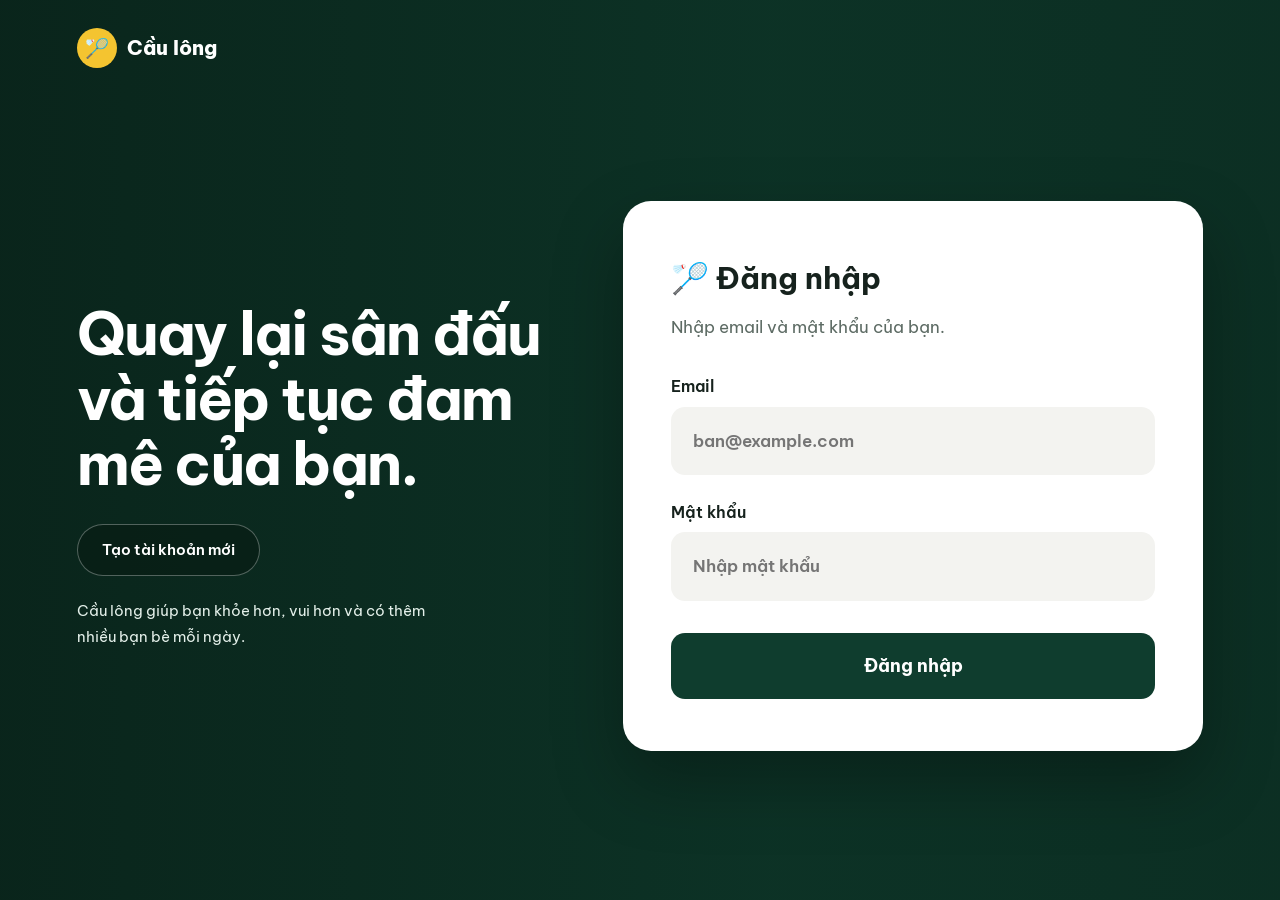
<file: index.html>
<!doctype html>
<html lang="vi">
  <head>
    <meta charset="UTF-8" />
    <meta name="viewport" content="width=device-width, initial-scale=1" />
    <title>Cầu lông – Môn thể thao cho mọi người</title>
    <link rel="preconnect" href="https://fonts.googleapis.com" />
    <link
      href="https://fonts.googleapis.com/css2?family=Be+Vietnam+Pro:wght@400;600;700;800&display=swap"
      rel="stylesheet"
    />
    <link rel="stylesheet" href="../css/style.css" />
  </head>
  <body>
    <!-- ============ HEADER ============ -->
    <header class="topbar">
      <nav>
        <a href="#trang-chu" class="active">Trang chủ</a>
        <a href="#gioi-thieu">Giới thiệu</a>
        <a href="#nguon-goc">Nguồn gốc</a>
        <a href="./products.html">Sản phẩm</a>
      </nav>
      <div class="top-right">
        <span id="welcome-text"></span>
        <button id="logout-btn" class="btn" type="button">Đăng xuất</button>
      </div>
    </header>

    <!-- ============ BODY ============ -->
    <main>
      <!-- Part 1 -->
      <section
        class="panel"
        id="trang-chu"
        style="
          --bg: url(https://media.istockphoto.com/id/1094297470/photo/asian-badminton-player-is-hitting-in-court.jpg?b=1&s=612x612&w=0&k=20&c=RG20yVA2Z2ZVL84OG7_u4q9TO-JvEG81vlqDl-qIOeo=);
        "
      >
        <div class="panel-main">
          <h1>Khám phá môn cầu lông.</h1>
          <p>
            Cầu lông dễ bắt đầu, nhanh, vui và phù hợp với mọi lứa tuổi. Chỉ cần
            một cây vợt và một người bạn cùng chơi.
          </p>
        </div>
        <div class="panel-bottom">
          <div class="teaser">
            <h3>Dễ bắt đầu</h3>
            <p>Không cần sân lớn hay dụng cụ đắt tiền.</p>
          </div>
          <div class="teaser">
            <h3>Vui cùng bạn bè</h3>
            <p>Chơi đơn, chơi đôi, ở đâu cũng được.</p>
          </div>
        </div>
      </section>

      <!-- Part 2 -->
      <section
        class="panel"
        id="gioi-thieu"
        style="
          --bg: url(https://media.istockphoto.com/id/1192023529/photo/asian-badminton-player-is-hitting-in-court.jpg?b=1&s=612x612&w=0&k=20&c=CPtxSWt60VqErWfuL8zl0Zi3F0HsE0gX1t3I58DwTF4=);
        "
      >
        <div class="panel-main">
          <h1>Cầu lông là gì?</h1>
          <p>
            Cầu lông là môn thể thao dùng vợt đánh quả cầu qua lưới. Hai người
            hoặc hai đôi đứng ở hai bên sân và cố đánh cầu sang sân đối phương
            sao cho đối phương không đỡ được. Chơi cầu lông giúp tim khỏe hơn,
            phản xạ nhanh hơn và là dịp vui để gặp gỡ bạn bè.
          </p>
        </div>
        <div class="panel-bottom">
          <div class="teaser">
            <h3>Đánh đơn</h3>
            <p>Hai người đối đầu trên sân.</p>
          </div>
          <div class="teaser">
            <h3>Đánh đôi</h3>
            <p>Hai đôi phối hợp cùng nhau.</p>
          </div>
        </div>
      </section>

      <!-- Part 3 -->
      <section
        class="panel"
        id="nguon-goc"
        style="
          --bg: url(&quot;https://images.pexels.com/photos/8007173/pexels-photo-8007173.jpeg?auto=compress&amp;cs=tinysrgb&amp;w=1800&quot;);
        "
      >
        <div class="panel-main">
          <h1>Nguồn gốc.</h1>
          <p>
            Những trò chơi đánh cầu bằng vợt nhỏ đã có ở nhiều nơi như Trung
            Quốc, Ấn Độ, Nhật Bản và châu Âu từ rất lâu đời. Cầu lông hiện đại
            hình thành ở nước Anh vào thế kỷ 19. Cái tên "badminton" đến từ
            Badminton House, dinh thự của Công tước Beaufort.
          </p>
        </div>
        <div class="panel-bottom">
          <div class="teaser">
            <h3>1873</h3>
            <p>Trò chơi được giới thiệu tại Badminton House ở Anh.</p>
          </div>
          <div class="teaser">
            <h3>1992</h3>
            <p>Cầu lông trở thành môn thi đấu tại Thế vận hội.</p>
          </div>
        </div>
      </section>
    </main>

    <!-- ============ FOOTER ============ -->
    <footer class="site-footer">
      <div class="footer-note">© 2026 Cầu lông.</div>
    </footer>

    <script src="../java/index.js"></script>
  </body>
</html>
</file>
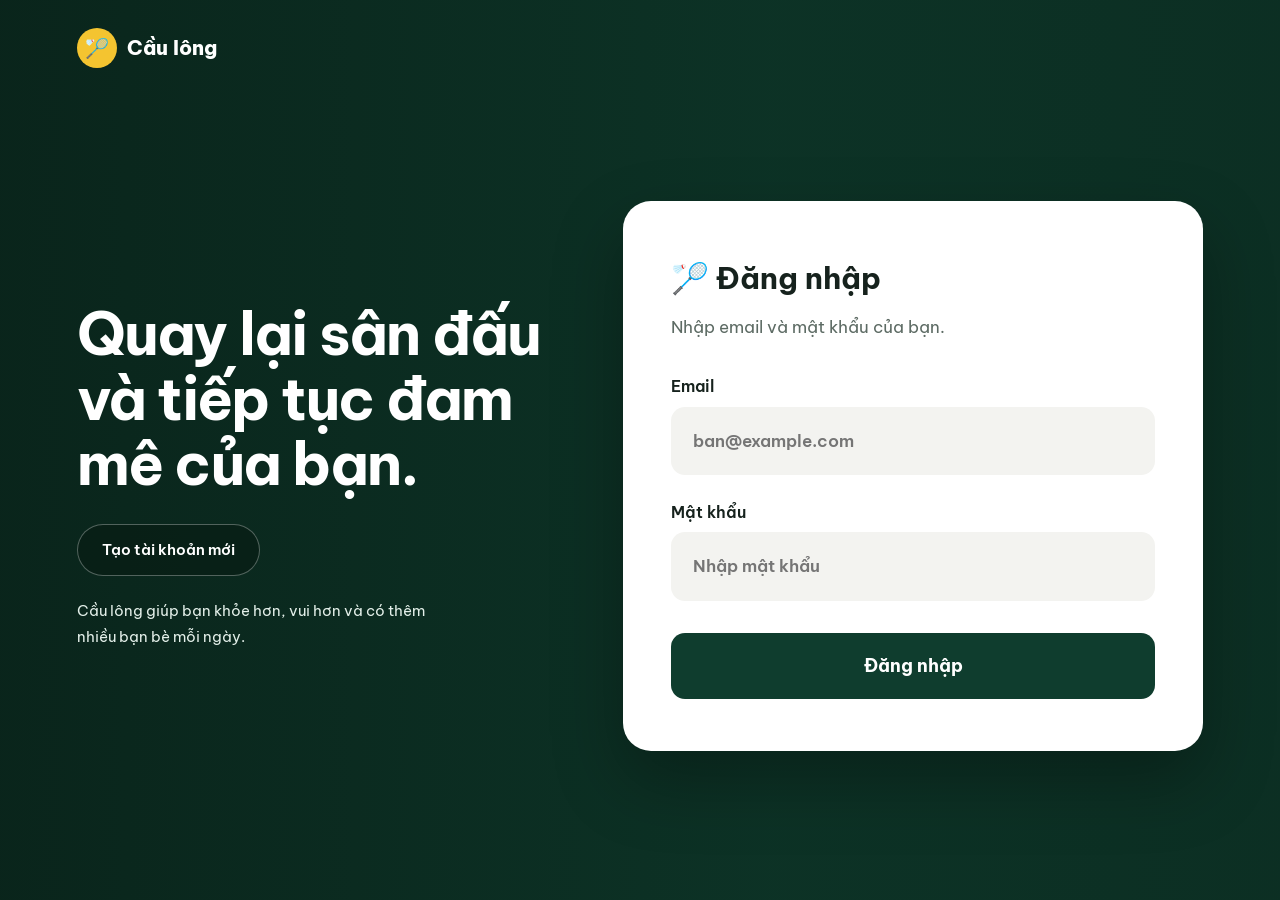
<file: login.html>
<!doctype html>
<html lang="vi">
  <head>
    <meta charset="UTF-8" />
    <meta name="viewport" content="width=device-width, initial-scale=1" />
    <title>Đăng nhập – Cầu lông</title>
    <link rel="preconnect" href="https://fonts.googleapis.com" />
    <link
      href="https://fonts.googleapis.com/css2?family=Be+Vietnam+Pro:wght@400;600;700;800&display=swap"
      rel="stylesheet"
    />
    <link rel="stylesheet" href="../css/style.css" />
  </head>
  <body>
    <div
      class="auth"
      style="
        --bg: url(&quot;https://images.pexels.com/photos/2202685/pexels-photo-2202685.jpeg?auto=compress&amp;cs=tinysrgb&amp;w=1600&quot;);
      "
    >
      <div class="auth-brand"><span>🏸</span>Cầu lông</div>

      <div class="auth-intro">
        <h1>Quay lại sân đấu và tiếp tục đam mê của bạn.</h1>
        <a class="pill" href="./register.html">Tạo tài khoản mới</a>
        <p>
          Cầu lông giúp bạn khỏe hơn, vui hơn và có thêm nhiều bạn bè mỗi ngày.
        </p>
      </div>

      <main class="auth-card">
        <h2>🏸 Đăng nhập</h2>
        <p class="sub">Nhập email và mật khẩu của bạn.</p>

        <form id="login-form">
          <label
            >Email
            <input
              type="email"
              id="email"
              placeholder="ban@example.com"
              autocomplete="email"
              required
            />
          </label>
          <label
            >Mật khẩu
            <input
              type="password"
              id="password"
              placeholder="Nhập mật khẩu"
              autocomplete="current-password"
              required
            />
          </label>
          <button class="btn" type="submit">Đăng nhập</button>
        </form>
      </main>
    </div>
    <script src="../java/login.js"></script>
  </body>
</html>
</file>
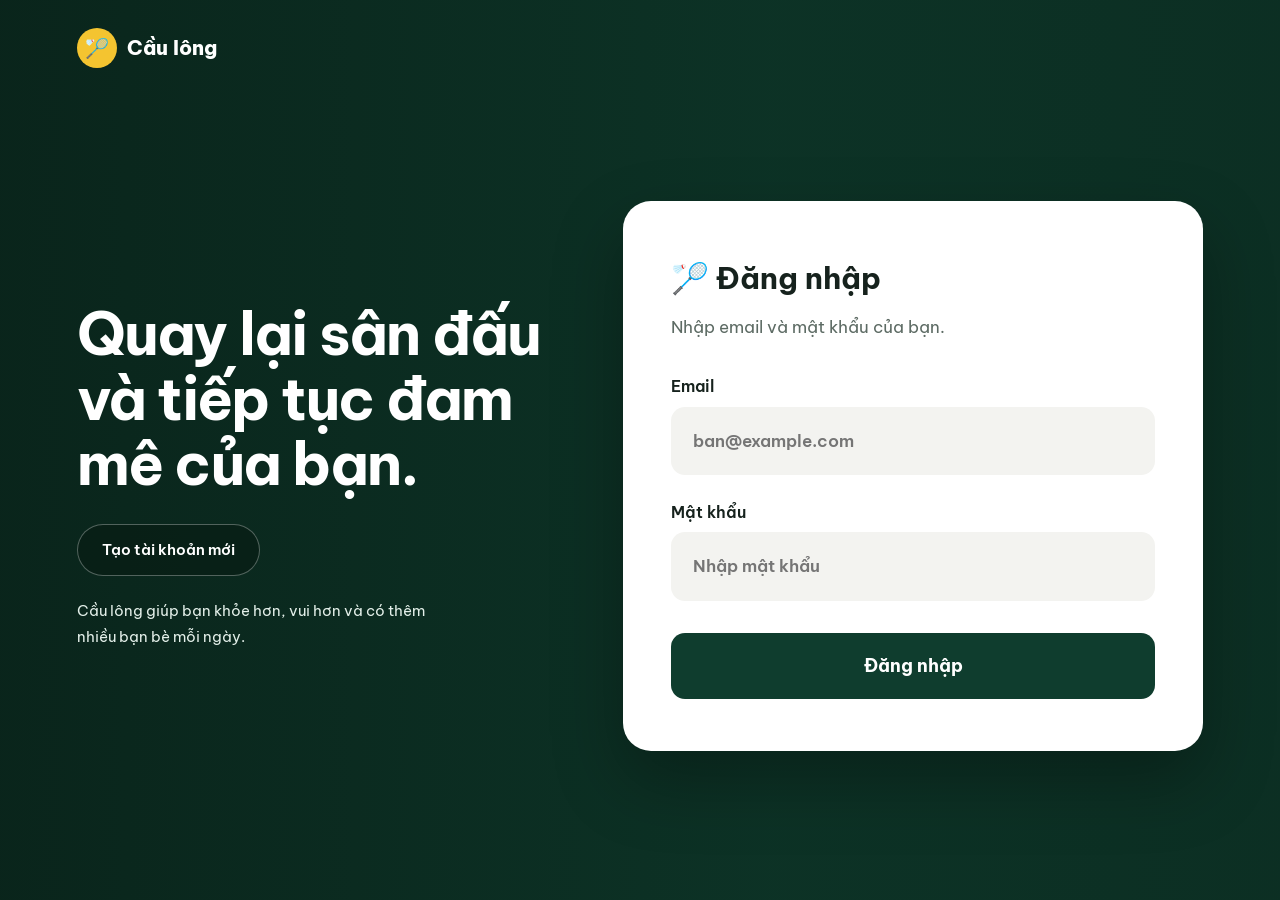
<file: products.html>
<!doctype html>
<html lang="vi">
  <head>
    <meta charset="UTF-8" />
    <meta name="viewport" content="width=device-width, initial-scale=1" />
    <title>Sản phẩm – Cầu lông</title>
    <link rel="preconnect" href="https://fonts.googleapis.com" />
    <link
      href="https://fonts.googleapis.com/css2?family=Be+Vietnam+Pro:wght@400;600;700;800&display=swap"
      rel="stylesheet"
    />
    <link rel="stylesheet" href="../css/style.css" />
  </head>
  <body class="products-page">
    <!-- ============ HEADER ============ -->
    <header class="site-bar">
      <a href="./index.html" class="back-link">← Trang chủ</a>
      <div class="bar-title">🏸 Sản phẩm cầu lông</div>
      <button type="button" id="cart-btn" class="cart-link">
        Xem giỏ hàng 🛒 <span id="cart-count">0</span>
      </button>
    </header>

    <!-- ============ BODY ============ -->
    <main class="products-main">
      <section class="products-hero">
        <h1>Dụng cụ cầu lông</h1>
        <p class="players-sub">Vợt, cầu, giày và phụ kiện cho mọi trình độ.</p>
      </section>

      <div class="player-tools">
        <input
          type="search"
          id="product-search"
          placeholder="Tìm sản phẩm..."
        />
        <select id="product-filter">
          <option value="all">Tất cả loại</option>
          <option value="Vợt">Vợt</option>
          <option value="Quấn cán">Quấn cán</option>
          <option value="Cầu">Cầu</option>
          <option value="Giày">Giày</option>
          <option value="Phụ kiện">Phụ kiện</option>
        </select>
        <button type="button" id="add-btn" class="btn btn-buy">
          + Thêm sản phẩm
        </button>
      </div>

      <p id="product-status" class="player-status"></p>
      <div id="product-list" class="player-grid"></div>

      <!-- Hộp chi tiết sản phẩm -->
      <dialog id="product-modal">
        <button type="button" id="modal-close" aria-label="Đóng">✕</button>
        <div id="modal-body"></div>
      </dialog>

      <!-- Hộp giỏ hàng -->
      <dialog id="cart-modal">
        <button type="button" id="cart-close" aria-label="Đóng">✕</button>
        <h2>Giỏ hàng của bạn</h2>
        <div id="cart-items"></div>
        <div class="cart-footer">
          <div class="cart-total">
            Tổng: <strong id="cart-total">0₫</strong>
          </div>
          <button type="button" id="cart-clear" class="btn btn-clear">
            Xóa tất cả
          </button>
        </div>
      </dialog>

      <!-- Hộp thêm sản phẩm -->
      <dialog id="add-modal">
        <button type="button" id="add-close" aria-label="Đóng">✕</button>
        <h2>Thêm sản phẩm</h2>
        <form id="add-form">
          <input id="new-name" placeholder="Tên sản phẩm" required />
          <input
            id="new-price"
            type="number"
            min="0"
            placeholder="Giá (₫)"
            required
          />
          <input
            id="new-image"
            placeholder="Đường dẫn ảnh (vd: ../images/yonex-ac102ex.jpg)"
          />
          <select id="new-category" required>
            <option value="">Chọn loại phụ kiện</option>
            <option value="Vợt">Vợt</option>
            <option value="Quấn cán">Quấn cán</option>
            <option value="Cầu">Cầu</option>
            <option value="Giày">Giày</option>
            <option value="Phụ kiện">Phụ kiện</option>
          </select>
          <textarea
            id="new-desc"
            rows="3"
            placeholder="Mô tả sản phẩm"
          ></textarea>
          <button type="submit" class="btn btn-buy">Lưu</button>
          <button type="button" id="add-cancel" class="btn btn-cancel">
            Hủy
          </button>
        </form>
      </dialog>
    </main>

    <!-- ============ FOOTER ============ -->
    <footer class="site-footer">
      <div class="footer-note">© 2026 Cầu lông.</div>
    </footer>

    <script src="../java/products.js"></script>
  </body>
</html>
</file>
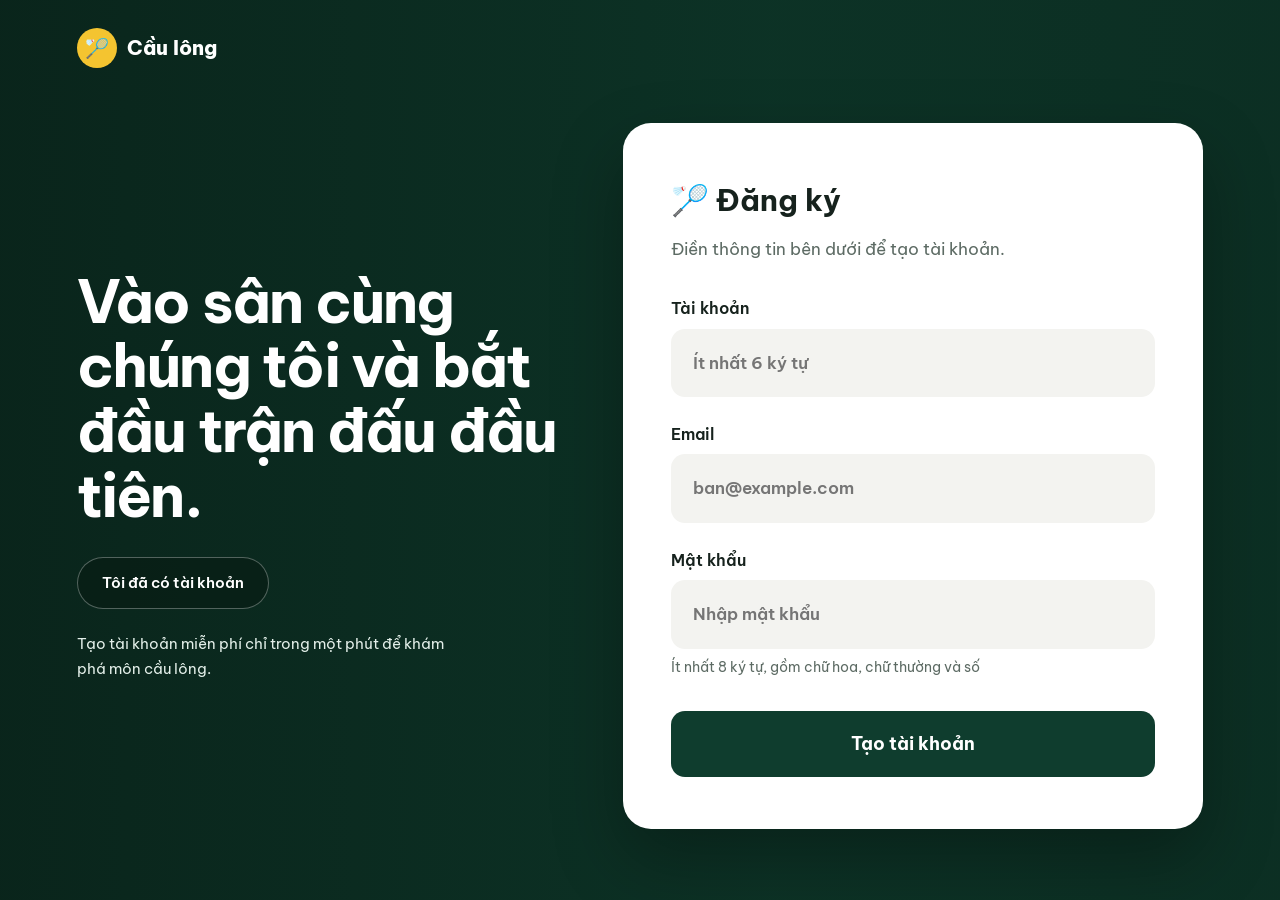
<file: register.html>
<!doctype html>
<html lang="vi">
  <head>
    <meta charset="UTF-8" />
    <meta name="viewport" content="width=device-width, initial-scale=1" />
    <title>Đăng ký – Cầu lông</title>
    <link rel="preconnect" href="https://fonts.googleapis.com" />
    <link
      href="https://fonts.googleapis.com/css2?family=Be+Vietnam+Pro:wght@400;600;700;800&display=swap"
      rel="stylesheet"
    />
    <link rel="stylesheet" href="../css/style.css" />
  </head>
  <body>
    <div
      class="auth"
      style="
        --bg: url(&quot;https://images.pexels.com/photos/8007094/pexels-photo-8007094.jpeg?auto=compress&amp;cs=tinysrgb&amp;w=1600&quot;);
      "
    >
      <div class="auth-brand"><span>🏸</span>Cầu lông</div>

      <div class="auth-intro">
        <h1>Vào sân cùng chúng tôi và bắt đầu trận đấu đầu tiên.</h1>
        <a class="pill" href="./login.html">Tôi đã có tài khoản</a>
        <p>
          Tạo tài khoản miễn phí chỉ trong một phút để khám phá môn cầu lông.
        </p>
      </div>

      <main class="auth-card">
        <h2>🏸 Đăng ký</h2>
        <p class="sub">Điền thông tin bên dưới để tạo tài khoản.</p>

        <form id="register-form">
          <label
            >Tài khoản
            <input
              type="text"
              id="username"
              placeholder="Ít nhất 6 ký tự"
              autocomplete="username"
              required
            />
          </label>
          <label
            >Email
            <input
              type="email"
              id="email"
              placeholder="ban@example.com"
              autocomplete="email"
              required
            />
          </label>
          <label
            >Mật khẩu
            <input
              type="password"
              id="password"
              placeholder="Nhập mật khẩu"
              autocomplete="new-password"
              required
            />
            <span class="hint"
              >Ít nhất 8 ký tự, gồm chữ hoa, chữ thường và số</span
            >
          </label>
          <button class="btn" type="submit">Tạo tài khoản</button>
        </form>
      </main>
    </div>
    <script src="../java/register.js"></script>
  </body>
</html>
</file>
<file: css/style.css>
/* =====================================================
   1. MÀU SẮC (đổi màu cả trang chỉ cần sửa ở đây)
   ===================================================== */
:root {
  --green: #0f3d2e; /* xanh đậm: màu chính */
  --green2: #165a43; /* xanh vừa */
  --paper: #f6f5ef; /* màu nền trang */
  --ink: #16221d; /* màu chữ chính */
  --shuttle: #ffffff; /* trắng */
  --yellow: #f4c430; /* vàng: nút bấm, điểm nhấn */
  --muted: #5d6b64; /* chữ phụ */
  --line: #d9d8cc; /* đường kẻ, viền */
}

/* =====================================================
   2. CÀI ĐẶT CHUNG
   ===================================================== */
* {
  box-sizing: border-box;
  margin: 0;
}

html {
  scroll-behavior: smooth; /* bấm link thì cuộn mượt */
  scroll-padding-top: 80px; /* chừa chỗ cho header cố định */
}

body {
  font-family: "Be Vietnam Pro", system-ui, sans-serif;
  background: var(--paper);
  color: var(--ink);
  line-height: 1.7;
}

a {
  color: inherit;
}

:focus-visible {
  outline: 3px solid var(--yellow);
  outline-offset: 2px;
}

/* =====================================================
   3. NÚT BẤM
   ===================================================== */
.btn {
  display: inline-block;
  border: 0;
  cursor: pointer;
  font: inherit;
  font-weight: 700;
  padding: 12px 26px;
  border-radius: 999px;
  background: var(--yellow);
  color: var(--green);
  text-decoration: none;
  transition:
    transform 0.2s,
    background 0.2s;
}

.btn:hover {
  transform: translateY(-1px);
}

/* Nút viền, không nền */
.btn.ghost {
  background: transparent;
  color: inherit;
  border: 2px solid currentColor;
  padding: 8px 20px;
}

/* Nút kính mờ (đặt trên ảnh) */
.btn.light {
  background: rgba(255, 255, 255, 0.15);
  color: var(--shuttle);
  border: 1px solid rgba(255, 255, 255, 0.5);
}

.btn.light:hover {
  background: rgba(255, 255, 255, 0.28);
}

/* =====================================================
   4. HEADER (đầu trang, cố định khi cuộn)
   ===================================================== */
.site-header {
  position: sticky;
  top: 0;
  z-index: 10;
  display: flex;
  align-items: center;
  justify-content: space-between;
  gap: 24px;
  padding: 14px 6vw;
  background: rgba(246, 245, 239, 0.92);
  backdrop-filter: blur(8px);
  border-bottom: 1px solid var(--line);
}

.brand {
  font-weight: 800;
  font-size: 1.2rem;
  letter-spacing: -0.02em;
  text-decoration: none;
  color: var(--green);
}

.menu {
  display: flex;
  gap: 28px;
}

.menu a {
  text-decoration: none;
  font-weight: 600;
  color: var(--muted);
}

.menu a:hover {
  color: var(--green);
}

.nav-right {
  display: flex;
  align-items: center;
  gap: 14px;
}

#welcome-text {
  color: var(--muted);
  font-size: 0.95rem;
}

.site-header .btn.ghost {
  color: var(--green);
}

/* =====================================================
   5. BODY: ẢNH LỚN ĐẦU TRANG
   ===================================================== */
.hero {
  min-height: 78vh;
  display: flex;
  align-items: flex-end; /* chữ nằm phía dưới ảnh */
  padding: 80px 6vw 72px;
  color: var(--shuttle);
  background-color: var(--green);
  /* Lớp tối dần xuống dưới để chữ dễ đọc, ảnh lấy từ biến --bg */
  background-image:
    linear-gradient(
      to top,
      rgba(8, 30, 22, 0.9) 0%,
      rgba(8, 30, 22, 0.4) 55%,
      rgba(8, 30, 22, 0.15) 100%
    ),
    var(--bg, none);
  background-size: cover;
  background-position: center;
}

.hero h1 {
  font-size: clamp(2.6rem, 6.5vw, 5.5rem);
  line-height: 1.02;
  font-weight: 800;
  letter-spacing: -0.04em;
  max-width: 12ch;
}

.hero p {
  margin: 20px 0 30px;
  max-width: 46ch;
  font-size: 1.1rem;
  color: #e3efe9;
}

.hero-actions {
  display: flex;
  gap: 12px;
  flex-wrap: wrap;
}

/* =====================================================
   6. BODY: CÁC PHẦN NỘI DUNG
   ===================================================== */
.block {
  padding: 96px 6vw;
}

.block.alt {
  background: #ebeadf;
}

.wrap {
  max-width: 1080px;
  margin: 0 auto;
}

.block h2 {
  font-size: clamp(1.9rem, 3.6vw, 2.8rem);
  line-height: 1.15;
  letter-spacing: -0.03em;
  margin-bottom: 20px;
}

.block p {
  color: var(--muted);
  margin-bottom: 14px;
  max-width: 58ch;
}

/* Giới thiệu: chữ bên trái, ảnh bên phải */
.two-col {
  display: grid;
  grid-template-columns: 1fr 1fr;
  gap: 64px;
  align-items: center;
}

.two-col img {
  display: block;
  width: 100%;
  aspect-ratio: 4 / 5;
  object-fit: cover;
  border-radius: 28px;
}

/* Nguồn gốc: danh sách các mốc, mỗi mốc một hàng */
.history {
  list-style: none;
  padding: 0;
  margin-top: 40px;
  border-top: 2px solid var(--ink);
}

.history li {
  display: grid;
  grid-template-columns: 170px 1fr;
  gap: 24px;
  padding: 22px 0;
  border-bottom: 1px solid var(--line);
}

.history strong {
  font-size: 1.15rem;
  color: var(--green2);
}

.history span {
  color: var(--muted);
  max-width: 58ch;
}

.products-page .site-footer {
  padding: 56px 6vw 24px;
  background: linear-gradient(180deg, var(--green) 0%, #0b2f23 100%);
  border-top: 4px solid var(--yellow);
}

.products-page .footer-top {
  display: grid;
  grid-template-columns: 1.6fr 1fr 1fr;
  gap: 40px;
}

.footer-about p {
  color: #b7d2c5;
  font-size: 0.95rem;
  line-height: 1.7;
}

.products-page .footer-brand {
  font-size: 1.5rem;
  margin-bottom: 12px;
}

.footer-links h4 {
  margin-bottom: 4px;
  color: var(--yellow);
  font-size: 0.8rem;
  font-weight: 800;
  letter-spacing: 0.08em;
  text-transform: uppercase;
}

.footer-links a,
.footer-links span {
  font-size: 0.95rem;
  color: #cfe3d9;
}

.footer-links a {
  width: fit-content;
  transition:
    color 0.2s,
    transform 0.2s;
}

.footer-links a:hover {
  color: var(--yellow);
  transform: translateX(4px);
}

.products-page .footer-note {
  margin-top: 40px;
  padding-top: 20px;
  border-top: 1px solid rgba(255, 255, 255, 0.15);
  display: flex;
  justify-content: space-between;
  align-items: center;
  flex-wrap: wrap;
  gap: 8px;
  color: #9fbdb0;
}

.products-page .footer-note a {
  color: var(--yellow);
  text-decoration: none;
  font-weight: 700;
}

.products-page .footer-note a:hover {
  text-decoration: underline;
}

/* =====================================================
   8. ĐĂNG NHẬP / ĐĂNG KÝ: ẢNH NỀN, CHỮ BÊN TRÁI, THẺ BÊN PHẢI
   ===================================================== */
.auth {
  min-height: 100vh;
  position: relative;
  display: grid;
  grid-template-columns: 1fr minmax(0, 580px);
  align-items: center;
  gap: 5vw;
  padding: 100px 6vw 48px;
  background-color: var(--green);
  background-image:
    linear-gradient(
      90deg,
      rgba(8, 30, 22, 0.78) 0%,
      rgba(8, 30, 22, 0.35) 60%,
      rgba(8, 30, 22, 0.45) 100%
    ),
    var(--bg, none);
  background-size: cover;
  background-position: center;
}

.auth-brand {
  position: absolute;
  top: 28px;
  left: 6vw;
  display: flex;
  align-items: center;
  gap: 10px;
  font-weight: 800;
  font-size: 1.25rem;
  color: var(--shuttle);
}

.auth-brand span {
  display: grid;
  place-items: center;
  width: 40px;
  height: 40px;
  border-radius: 50%;
  background: var(--yellow);
  font-size: 1.2rem;
}

.auth-intro {
  color: var(--shuttle);
}

.auth-intro h1 {
  font-size: clamp(2.2rem, 4.6vw, 4rem);
  line-height: 1.1;
  font-weight: 700;
  letter-spacing: -0.03em;
  max-width: 14ch;
}

.pill {
  display: inline-block;
  margin: 28px 0 22px;
  padding: 12px 24px;
  border-radius: 999px;
  background: rgba(8, 30, 22, 0.8);
  border: 1px solid rgba(255, 255, 255, 0.3);
  color: var(--shuttle);
  font-weight: 600;
  font-size: 0.95rem;
  text-decoration: none;
  transition:
    background 0.2s,
    color 0.2s;
}

.pill:hover {
  background: var(--yellow);
  color: var(--green);
}

.auth-intro p {
  max-width: 38ch;
  font-size: 0.95rem;
  color: #e3efe9;
}

/* Thẻ trắng chứa form */
.auth-card {
  width: 100%;
  max-width: 580px;
  justify-self: end;
  background: #fff;
  border-radius: 28px;
  padding: 52px 48px;
  box-shadow: 0 30px 70px rgba(0, 0, 0, 0.3);
}

.auth-card h2 {
  font-size: 1.9rem;
  margin: 0 0 8px;
}

.auth-card .sub {
  color: var(--muted);
  font-size: 1.05rem;
  margin-bottom: 32px;
}

.auth-card form {
  display: grid;
  gap: 24px;
}

label {
  display: grid;
  gap: 6px;
  font-weight: 600;
  font-size: 1rem;
}

input {
  font: inherit;
  font-size: 1.05rem;
  padding: 18px 20px;
  border: 2px solid transparent;
  border-radius: 14px;
  background: #f3f3f0;
  transition:
    border-color 0.2s,
    box-shadow 0.2s,
    background 0.2s;
}

input:focus {
  border-color: var(--green2);
  box-shadow: 0 0 0 4px rgba(22, 90, 67, 0.15);
  outline: none;
  background: #fff;
}

.hint {
  font-size: 0.9rem;
  color: var(--muted);
  font-weight: 400;
}

.auth-card .btn {
  width: 100%;
  background: var(--green);
  color: var(--shuttle);
  border-radius: 14px;
  padding: 18px;
  font-size: 1.1rem;
  margin-top: 8px;
}

.auth-card .btn:hover {
  background: var(--green2);
}

/* =====================================================
   9. MÀN HÌNH NHỎ (ĐIỆN THOẠI, MÁY TÍNH BẢNG)
   ===================================================== */
@media (max-width: 800px) {
  .menu {
    display: none; /* ẩn menu giữa cho đỡ chật */
  }

  #welcome-text {
    display: none;
  }

  .hero {
    min-height: 68vh;
    padding: 60px 6vw 48px;
  }

  .block {
    padding: 64px 6vw;
  }

  .two-col {
    grid-template-columns: 1fr;
    gap: 32px;
  }

  .two-col img {
    aspect-ratio: 4 / 3;
  }

  .history li {
    grid-template-columns: 1fr;
    gap: 4px;
  }

  /* Đăng nhập / đăng ký: chữ ở trên, thẻ ở dưới */
  .auth {
    grid-template-columns: 1fr;
    gap: 28px;
    padding: 90px 5vw 40px;
    background-image:
      linear-gradient(rgba(8, 30, 22, 0.6), rgba(8, 30, 22, 0.7)),
      var(--bg, none);
  }

  .auth-card {
    justify-self: stretch;
    max-width: none;
    padding: 28px 22px;
  }

  .auth-card form {
    gap: 18px;
  }

  input {
    padding: 14px 16px;
  }
}

@media (prefers-reduced-motion: reduce) {
  * {
    transition: none !important;
  }
  html {
    scroll-behavior: auto;
  }
}
/* =====================================================
   10. FULL-PAGE SECTIONS
   ===================================================== */
:root {
  --header: 72px; /* header height; sections fill the rest of the screen */
}

html {
  scroll-snap-type: y proximity; /* gently snaps to the next section */
  scroll-padding-top: var(
    --header
  ); /* keeps the section top below the header */
}

.site-header {
  height: var(--header);
  padding-top: 0;
  padding-bottom: 0;
}

/* Every part fills one screen (minus the header) */
.hero,
.block {
  min-height: calc(100vh - var(--header));
  min-height: calc(100svh - var(--header));
  scroll-snap-align: start;
}

/* Center the content of the white / beige sections vertically */
.block {
  display: flex;
  align-items: center;
}

.block .wrap {
  width: 100%;
}

/* Keep the intro photo from becoming taller than the screen */
.two-col img {
  max-height: 68vh;
}

.site-footer {
  scroll-snap-align: end;
}
/* =====================================================
   11. HOME PAGE: FULL-SCREEN PHOTO PANELS
   ===================================================== */
html {
  scroll-padding-top: 0; /* panels run under the transparent header */
}

/* ----- Transparent header on top of the photo ----- */
.topbar {
  position: fixed;
  top: 0;
  left: 0;
  right: 0;
  z-index: 20;
  display: grid;
  grid-template-columns: 1fr auto 1fr; /* menu | logo | actions */
  align-items: center;
  padding: 26px 6vw;
  color: #fff;
}

.topbar nav {
  display: flex;
  gap: 32px;
}

.topbar nav a {
  position: relative;
  padding-top: 14px;
  font-size: 0.85rem;
  font-weight: 600;
  text-decoration: none;
}

/* Short white line above the active menu item */
.topbar nav a.active::before {
  content: "";
  position: absolute;
  top: 0;
  left: 0;
  width: 26px;
  height: 2px;
  background: #fff;
}

.logo-circle {
  display: grid;
  place-items: center;
  width: 56px;
  height: 56px;
  border: 2px solid #fff;
  border-radius: 50%;
  font-size: 1.4rem;
  text-decoration: none;
}

.top-right {
  justify-self: end;
  display: flex;
  align-items: center;
  gap: 14px;
}

.topbar #welcome-text {
  font-size: 0.9rem;
}

.topbar .btn {
  background: #fff;
  color: var(--green);
  border: 0;
  padding: 9px 20px;
}

/* ----- One full-screen photo per part ----- */
.panel {
  position: relative;
  min-height: 100vh;
  min-height: 100svh;
  display: flex;
  flex-direction: column;
  padding-left: 6vw;
  color: #fff;
  scroll-snap-align: start;
  background-color: var(--green);
  background-image:
    linear-gradient(to top, rgba(0, 0, 0, 0.6), transparent 45%),
    linear-gradient(90deg, rgba(0, 0, 0, 0.6), rgba(0, 0, 0, 0.1) 75%),
    var(--bg, none);
  background-size: cover;
  background-position: center;
}

.panel-main {
  padding: 22vh 6vw 40px 0;
}

.panel-main h1 {
  font-size: clamp(3rem, 8vw, 7rem);
  line-height: 1;
  font-weight: 800;
  letter-spacing: -0.03em;
  max-width: 11ch;
}

.panel-main p {
  margin-top: 28px;
  max-width: 42ch;
  font-size: 0.95rem;
  color: #e9f1ed;
}

/* Vertical "scroll down" hint on the left edge */
.scroll-hint {
  position: absolute;
  left: 2.2vw;
  bottom: 40px;
  display: flex;
  align-items: center;
  gap: 12px;
  writing-mode: vertical-rl;
  transform: rotate(180deg); /* reads bottom to top, like the reference */
  font-size: 0.8rem;
  text-decoration: none;
}

/* ----- Bottom row: teasers, thumbnail, white box ----- */
.panel-bottom {
  margin-top: auto;
  display: flex;
  align-items: flex-end;
  gap: 40px;
}

.teaser {
  padding-bottom: 40px;
}

.teaser h3 {
  font-size: 1.05rem;
  margin-bottom: 6px;
}

.teaser p {
  max-width: 24ch;
  font-size: 0.8rem;
  color: #dbe6e0;
}

.thumb {
  display: grid;
  place-items: center;
  width: 220px;
  height: 130px;
  margin-bottom: 0;
  border: 6px solid #fff;
  border-bottom: 0;
  background-image: var(--bg);
  background-size: cover;
  background-position: center;
  text-decoration: none;
}

.thumb span {
  display: grid;
  place-items: center;
  width: 46px;
  height: 46px;
  border-radius: 50%;
  background: #fff;
  color: var(--green);
  font-weight: 800;
}

.next-box {
  margin-left: auto;
  min-width: 340px;
  display: grid;
  gap: 4px;
  padding: 30px 44px;
  background: #fff;
  color: var(--ink);
  text-decoration: none;
}

.next-box strong {
  font-size: 1.1rem;
}

.next-box span {
  font-size: 0.8rem;
  color: var(--muted);
}

.next-box em {
  justify-self: end;
  margin-top: -22px;
  font-style: normal;
  font-size: 1.4rem;
  transition: transform 0.2s;
}

.next-box:hover em {
  transform: translateX(6px);
}
/* Header without the center logo */
.topbar {
  display: flex;
  justify-content: space-between;
  align-items: center;
}

/* Keep the teasers clear of the bottom edge */
.panel-bottom {
  padding-bottom: 8px;
}
/* =====================================================
   12. TRANG SẢN PHẨM
   ===================================================== */
.products-page {
  background: var(--paper);
}

/* Header của trang sản phẩm */
.site-bar {
  position: sticky;
  top: 0;
  z-index: 20;
  display: grid;
  grid-template-columns: 1fr auto 1fr;
  align-items: center;
  padding: 18px 6vw;
  background: var(--green);
  color: #fff;
}

.site-bar .back-link {
  color: #fff;
  text-decoration: none;
  font-weight: 600;
}

.site-bar .back-link:hover {
  color: var(--yellow);
}

.bar-title {
  font-weight: 800;
  font-size: 1.1rem;
}

.site-bar .cart-link {
  justify-self: end;
  background: none;
  border: 0;
  color: #fff;
  font: inherit;
  font-weight: 700;
  cursor: pointer;
}

.site-bar .cart-link:hover {
  color: var(--yellow);
}

/* Body */
.products-main {
  min-height: calc(100vh - 140px);
  padding: 56px 6vw 64px;
}

.products-main h1 {
  font-size: clamp(2rem, 4vw, 3rem);
  color: var(--green);
}

.players-sub {
  color: var(--muted);
  margin-bottom: 24px;
}

/* Ô tìm kiếm và bộ lọc */
.player-tools {
  display: grid;
  grid-template-columns: 1fr 220px;
  gap: 16px;
  max-width: 700px;
}

.player-tools select {
  font: inherit;
  padding: 18px 16px;
  border: 2px solid transparent;
  border-radius: 14px;
  background: #ebeadf;
}

.player-status {
  margin: 16px 0;
  color: var(--muted);
  font-size: 0.9rem;
}

.api-error {
  color: #c0392b;
  font-weight: 600;
}

/* Lưới sản phẩm (CSS Grid) */
.player-grid {
  display: grid;
  grid-template-columns: repeat(auto-fill, minmax(240px, 1fr));
  gap: 24px;
}

.product-card {
  display: grid;
  gap: 12px;
  background: #fff;
  border: 1px solid var(--line);
  border-radius: 20px;
  padding: 18px;
  transition:
    transform 0.25s,
    box-shadow 0.25s;
}

.product-card:hover {
  transform: translateY(-6px);
  box-shadow: 0 16px 36px rgba(15, 61, 46, 0.18);
}

.product-card h3 {
  color: var(--green);
  font-size: 1.05rem;
}

.product-cat {
  font-size: 0.85rem;
  color: var(--muted);
}

/* Ảnh và thẻ giá */
.product-img {
  position: relative;
}

.product-emoji {
  display: grid;
  place-items: center;
  height: 180px;
  font-size: 4.5rem;
  border-radius: 12px;
  background: linear-gradient(135deg, #f3f3f0, #e4ebe6);
}

.product-emoji.big {
  height: 240px;
  font-size: 6rem;
}

.price-tag {
  position: absolute;
  top: 10px;
  left: 10px;
  z-index: 1;
  padding: 6px 14px;
  border-radius: 999px;
  background: var(--yellow);
  color: var(--green);
  font-weight: 800;
  font-size: 0.95rem;
  box-shadow: 0 4px 10px rgba(0, 0, 0, 0.18);
}

/* Nút */
.product-actions {
  display: grid;
  grid-template-columns: 1fr auto;
  gap: 10px;
}

.product-card .btn {
  padding: 10px 16px;
  font-size: 0.9rem;
}

.product-card .btn-detail {
  background: transparent;
  color: var(--green);
  border: 2px solid var(--green);
}

.product-card .btn-detail:hover {
  background: var(--green);
  color: #fff;
}

.btn-buy,
.product-card .btn-buy {
  background: var(--yellow);
  color: var(--green);
}

.btn-buy:hover {
  background: #ffd84d;
}

/* Hộp chi tiết sản phẩm và hộp giỏ hàng */
#product-modal,
#cart-modal {
  border: 0;
  border-radius: 24px;
  padding: 32px;
  margin: auto;
  color: var(--ink);
}

#product-modal {
  width: min(760px, 92vw);
}

#cart-modal {
  width: min(560px, 92vw);
}

#product-modal::backdrop,
#cart-modal::backdrop {
  background: rgba(8, 30, 22, 0.65);
}

#modal-close,
#cart-close {
  position: absolute;
  top: 14px;
  right: 14px;
  width: 36px;
  height: 36px;
  border: 0;
  border-radius: 50%;
  background: #ebeadf;
  cursor: pointer;
  font-size: 1rem;
}

.detail-box {
  display: grid;
  grid-template-columns: 260px 1fr;
  gap: 28px;
  align-items: center;
}

.detail-box p {
  margin: 8px 0;
  color: var(--muted);
}

/* Giỏ hàng */
#cart-modal h2 {
  color: var(--green);
  margin-bottom: 18px;
}

.cart-empty {
  color: var(--muted);
  padding: 20px 0;
}

.cart-row {
  display: grid;
  grid-template-columns: 1fr auto auto;
  align-items: center;
  gap: 14px;
  padding: 14px 0;
  border-bottom: 1px solid var(--line);
}

.cart-info {
  display: grid;
}

.cart-info span {
  font-size: 0.9rem;
  color: var(--muted);
}

.cart-qty {
  display: flex;
  align-items: center;
  gap: 10px;
}

.cart-qty button {
  width: 30px;
  height: 30px;
  border: 0;
  border-radius: 50%;
  background: #ebeadf;
  font-size: 1.1rem;
  cursor: pointer;
}

.cart-qty button:hover {
  background: var(--yellow);
}

.cart-remove {
  border: 0;
  background: none;
  font-size: 1.2rem;
  cursor: pointer;
}

.cart-footer {
  display: flex;
  align-items: center;
  justify-content: space-between;
  margin-top: 22px;
}

.cart-total strong {
  font-size: 1.3rem;
  color: var(--green);
}

.btn-clear {
  padding: 10px 20px;
  background: #fbe9e7;
  color: #c0392b;
  font-size: 0.9rem;
}

/* Thông báo "đã thêm vào giỏ" */
.toast {
  position: fixed;
  left: 50%;
  bottom: 32px;
  z-index: 50;
  transform: translate(-50%, 20px);
  padding: 14px 24px;
  border-radius: 999px;
  background: var(--green);
  color: #fff;
  opacity: 0;
  pointer-events: none;
  transition:
    opacity 0.25s,
    transform 0.25s;
}

.toast.show {
  opacity: 1;
  transform: translate(-50%, 0);
}

/* Footer riêng cho trang này */
.products-page .site-footer {
  padding-top: 24px;
}

.products-page .footer-note {
  margin-top: 0;
  border-top: 0;
  padding-top: 0;
}
.product-photo {
  display: block;
  width: 100%;
  height: 180px;
  object-fit: contain;
  border-radius: 12px;
  background: #fff;
  border: 1px solid var(--line);
}

.product-photo.big {
  height: 240px;
}
/* Màn hình nhỏ */
@media (max-width: 800px) {
  .site-bar {
    grid-template-columns: auto 1fr auto;
    gap: 12px;
  }

  .bar-title {
    font-size: 0.95rem;
    text-align: center;
  }

  .player-tools {
    grid-template-columns: 1fr;
  }

  .detail-box {
    grid-template-columns: 1fr;
  }

  .cart-row {
    grid-template-columns: 1fr auto;
  }

  .cart-remove {
    grid-column: 2;
    grid-row: 1;
  }

  .cart-qty {
    grid-column: 1 / -1;
  }
}

/* =====================================================
   TRANG SẢN PHẨM – giao diện mới
   (nằm cuối file để ghi đè các kiểu sản phẩm cũ ở phía trên)
   ===================================================== */

/* ---------- Giỏ hàng trên header ---------- */
#cart-count {
  display: inline-grid;
  place-items: center;
  min-width: 24px;
  height: 24px;
  margin-left: 4px;
  padding: 0 7px;
  border-radius: 999px;
  background: var(--yellow);
  color: var(--green);
  font-size: 0.8rem;
  font-weight: 800;
}

/* ---------- Banner đầu trang ---------- */
.products-main {
  max-width: 1280px;
  margin: 0 auto;
  padding-top: 36px;
}

.products-hero {
  position: relative;
  overflow: hidden;
  margin-bottom: 28px;
  padding: 40px clamp(24px, 4vw, 48px);
  border-radius: 28px;
  background: linear-gradient(135deg, var(--green) 0%, var(--green2) 100%);
  color: #fff;
}

.products-hero::after {
  content: "🏸";
  position: absolute;
  right: 4%;
  bottom: -28px;
  font-size: 9rem;
  opacity: 0.15;
  transform: rotate(-18deg);
  pointer-events: none;
}

.products-hero h1 {
  color: #fff;
}

.products-hero .players-sub {
  margin: 6px 0 0;
  color: rgba(255, 255, 255, 0.8);
}

/* ---------- Ô tìm kiếm + bộ lọc ---------- */
.player-tools {
  max-width: none;
  grid-template-columns: 1fr 240px;
}

.player-tools input,
.player-tools select {
  width: 100%;
  font: inherit;
  padding: 14px 18px;
  border: 2px solid var(--line);
  border-radius: 14px;
  background: #fff;
  color: var(--ink);
  transition:
    border-color 0.2s,
    box-shadow 0.2s;
}

.player-tools input:focus,
.player-tools select:focus {
  outline: 0;
  border-color: var(--green2);
  box-shadow: 0 0 0 4px rgba(22, 90, 67, 0.12);
}

/* ---------- Lưới sản phẩm ---------- */
.player-grid {
  grid-template-columns: repeat(auto-fill, minmax(270px, 1fr));
  gap: 26px;
  align-items: start; /* mở mô tả thì chỉ thẻ đó dài ra */
}

/* ---------- Thẻ sản phẩm ---------- */
.product-card {
  gap: 0;
  padding: 0;
  overflow: hidden;
  border-radius: 22px;
  box-shadow: 0 2px 8px rgba(15, 61, 46, 0.06);
  animation: card-in 0.45s both;
  animation-delay: calc(var(--i, 0) * 40ms);
}

.product-card:hover {
  transform: translateY(-6px);
  box-shadow: 0 18px 40px rgba(15, 61, 46, 0.16);
}

@keyframes card-in {
  from {
    opacity: 0;
    transform: translateY(14px);
  }
  to {
    opacity: 1;
    transform: none;
  }
}

/* Ảnh */
.product-card .product-img {
  padding: 18px 18px 6px;
  background: linear-gradient(160deg, #f6f6f2, #e3ebe6);
  cursor: pointer;
}

.product-card .product-emoji {
  height: 230px;
  background: none;
}

.product-photo {
  height: 230px;
  border: 0;
  background: transparent;
  mix-blend-mode: multiply; /* nền trắng của ảnh hòa vào nền thẻ */
  transition: transform 0.35s;
}

.product-card:hover .product-photo {
  transform: scale(1.06);
}

/* Nhãn tồn kho */
.stock-tag {
  position: absolute;
  top: 12px;
  right: 12px;
  z-index: 1;
  padding: 4px 12px;
  border-radius: 999px;
  background: rgba(255, 255, 255, 0.92);
  color: var(--green2);
  font-size: 0.75rem;
  font-weight: 700;
  box-shadow: 0 2px 6px rgba(0, 0, 0, 0.1);
}

.stock-tag.low {
  background: #fbe9e7;
  color: #c0392b;
}

/* Nội dung */
.product-body {
  display: grid;
  gap: 6px;
  padding: 16px 20px 4px;
}

.product-cat {
  display: flex;
  align-items: center;
  justify-content: space-between;
  font-size: 0.85rem;
}

.chip {
  display: inline-block;
  padding: 2px 12px;
  border-radius: 999px;
  background: #e3ebe6;
  color: var(--green);
  font-size: 0.78rem;
  font-weight: 700;
}

.rating {
  color: var(--muted);
  font-weight: 600;
}

.product-card h3 {
  min-height: 2.8em; /* luôn đủ chỗ cho 2 dòng để các thẻ thẳng hàng */
  font-size: 1.02rem;
  line-height: 1.4;
  cursor: pointer;
  display: -webkit-box;
  -webkit-line-clamp: 2;
  line-clamp: 2;
  -webkit-box-orient: vertical;
  overflow: hidden;
}

.product-card h3:hover {
  color: var(--green2);
}

.price {
  font-size: 1.35rem;
  font-weight: 800;
  color: var(--green);
}

/* Phần mô tả (bấm nút "Mô tả" để mở / đóng) */
.product-desc {
  display: grid;
  grid-template-rows: 0fr;
  transition: grid-template-rows 0.3s ease;
}

.product-desc > div {
  overflow: hidden;
}

.product-card.open .product-desc {
  grid-template-rows: 1fr;
}

.product-desc p {
  margin: 0;
  padding-top: 8px;
  border-top: 1px dashed var(--line);
  color: var(--muted);
  font-size: 0.9rem;
  line-height: 1.6;
}

.product-card .link-detail {
  margin-top: 6px;
  padding: 0;
  border: 0;
  background: none;
  color: var(--green2);
  font: inherit;
  font-size: 0.85rem;
  font-weight: 700;
  text-decoration: underline;
  cursor: pointer;
}

/* Nút Mô tả + Mua */
.product-actions {
  grid-template-columns: 1fr 1fr;
  gap: 8px;
  padding: 14px 16px 18px;
}

.product-card .btn {
  min-width: 0;
  padding: 11px 6px;
  text-align: center;
  white-space: nowrap;
  font-size: 0.9rem;
}

.product-card .btn-detail {
  background: transparent;
  color: var(--green);
  border: 2px solid var(--green);
}

.product-card .btn-detail:hover,
.product-card .btn-detail[aria-expanded="true"] {
  background: var(--green);
  color: #fff;
}

.product-card .btn-buy {
  background: var(--yellow);
  color: var(--green);
  box-shadow: 0 4px 12px rgba(244, 196, 48, 0.45);
}

.product-card .btn-buy:hover {
  transform: translateY(-2px);
  background: #ffd84d;
}

.product-card .btn-buy:active {
  transform: scale(0.96);
}

.product-card .btn-buy.added {
  background: var(--green2);
  color: #fff;
  box-shadow: none;
}

/* ---------- Hộp chi tiết ---------- */
#product-modal[open] {
  animation: modal-in 0.25s ease-out;
}

@keyframes modal-in {
  from {
    opacity: 0;
    transform: translateY(16px) scale(0.97);
  }
  to {
    opacity: 1;
    transform: none;
  }
}

#product-modal {
  width: min(820px, 92vw);
  padding: 28px;
}

.detail-box {
  grid-template-columns: 300px 1fr;
  align-items: start;
}

.detail-media {
  border-radius: 18px;
  background: linear-gradient(160deg, #f6f6f2, #e3ebe6);
  padding: 14px;
}

.detail-media .product-emoji.big {
  height: 300px;
}

.detail-media .product-photo {
  height: 300px;
}

.detail-info {
  display: grid;
  gap: 8px;
  justify-items: start;
}

.detail-info h3 {
  color: var(--green);
  font-size: 1.4rem;
  line-height: 1.3;
}

.detail-meta {
  display: flex;
  flex-wrap: wrap;
  gap: 8px;
}

.detail-meta span {
  padding: 3px 12px;
  border-radius: 999px;
  background: #ebeadf;
  color: var(--muted);
  font-size: 0.8rem;
  font-weight: 600;
}

.detail-price {
  font-size: 1.8rem;
  font-weight: 800;
  color: var(--green);
}

.detail-info h4 {
  margin-top: 4px;
  color: var(--ink);
}

.detail-info p {
  margin: 0;
}

.detail-info .btn-buy {
  margin-top: 10px;
  padding: 14px 28px;
}
.specs-block {
  margin-top: 12px;
}

.specs-block h4 {
  margin: 0 0 8px;
  font-size: 0.95rem;
  color: #0f3d2e;
}

.specs-table {
  width: 100%;
  border-collapse: collapse;
  font-size: 0.875rem;
}

.specs-table th,
.specs-table td {
  padding: 8px 10px;
  border-bottom: 1px solid #e4ebe6;
  text-align: left;
  vertical-align: top;
}

.specs-table th {
  width: 38%;
  font-weight: 600;
  color: #4a5a52;
  background: #f6f9f7;
}

.specs-table td {
  color: #1f2d26;
}

.specs-table tr:last-child th,
.specs-table tr:last-child td {
  border-bottom: none;
}
/* ===== Bộ chọn số lượng trong Popup ===== */
.modal-actions {
  display: flex;
  align-items: center;
  gap: 12px;
  margin-top: 16px;
  flex-wrap: wrap;
}

.modal-qty-selector {
  display: flex;
  align-items: center;
  border: 1px solid var(--line);
  border-radius: 8px;
  overflow: hidden;
  height: 44px;
}

.modal-qty-selector button {
  background: #f3f3f0;
  border: 0;
  width: 40px;
  height: 100%;
  font-size: 1.2rem;
  font-weight: 700;
  cursor: pointer;
  color: var(--ink);
  transition: background 0.2s;
}

.modal-qty-selector button:hover {
  background: #e0e0d8;
}

.modal-qty-selector input {
  width: 50px;
  height: 100%;
  border: 0;
  border-left: 1px solid var(--line);
  border-right: 1px solid var(--line);
  text-align: center;
  font-weight: 700;
  font-size: 1rem;
  color: var(--ink);
  background: #fff;
  padding: 0;
}

/* Chỉnh lại nút mua trong popup cho thẳng hàng */
#modal-buy {
  margin-top: 0;
  height: 44px;
  display: flex;
  align-items: center;
  justify-content: center;
}
.left-bar {
  position: fixed;
  left: 0;
  top: 80px;
  width: 180px;
  padding: 16px;
}

#add-btn {
  width: 100%;
  padding: 10px;
  background: #2563eb;
  color: #fff;
  border: 0;
  border-radius: 6px;
  cursor: pointer;
}

#add-form {
  position: fixed;
  top: 50%;
  left: 50%;
  transform: translate(-50%, -50%);
  display: flex;
  flex-direction: column;
  gap: 8px;
  padding: 20px;
  background: #fff;
  border-radius: 10px;
  box-shadow: 0 4px 20px rgba(0, 0, 0, 0.25);
  z-index: 10;
}
#add-form[hidden] {
  display: none;
}
#add-form input {
  padding: 8px;
  border: 1px solid #ccc;
  border-radius: 6px;
}
/* nút thêm sản phẩm */
.add-btn {
  padding: 10px 16px;
  background: #1e4d2b;
  color: #fff;
  border: 0;
  border-radius: 8px;
  font: inherit;
  font-weight: 700;
  cursor: pointer;
}
.add-btn:hover {
  opacity: 0.85;
}

/* hộp thêm sản phẩm */
#add-modal {
  width: 90%;
  max-width: 300px;
  padding: 16px;
  border: 0;
  border-radius: 16px;
  box-shadow: 0 8px 30px rgba(0, 0, 0, 0.3);
}
#add-modal::backdrop {
  background: rgba(0, 0, 0, 0.35);
}
#add-form {
  display: flex;
  flex-direction: column;
  gap: 10px;
}
#add-form input,
#add-form select,
#add-form textarea {
  width: 100%;
  padding: 12px;
  background: #f3f3ef;
  border: 1px solid #ddd;
  border-radius: 10px;
  font: inherit;
  color: #444;
}
#add-form textarea {
  resize: vertical;
}
#add-form button {
  padding: 8px;
  border: 1px solid #ccc;
  border-radius: 6px;
  background: #efefef;
  font: inherit;
  cursor: pointer;
}
#save-btn {
  background: #1e4d2b !important;
  color: #fff;
  border: 0 !important;
  font-weight: 700;
}
.product-card .btn-delete {
  position: absolute;
  top: 12px;
  left: 12px;
  z-index: 2;
  padding: 4px 12px;
  border: 0;
  border-radius: 999px;
  background: #fde8e8;
  color: #b91c1c;
  font: inherit;
  font-size: 0.75rem;
  font-weight: 700;
  cursor: pointer;
  box-shadow: 0 2px 6px rgba(0, 0, 0, 0.1);
  transition:
    background 0.2s,
    color 0.2s;
}

.product-card .btn-delete:hover {
  background: #b91c1c;
  color: #fff;
}
/* ---------- Màn hình nhỏ ---------- */
@media (max-width: 800px) {
  .products-main {
    padding-top: 24px;
  }

  .player-tools,
  .detail-box {
    grid-template-columns: 1fr;
  }

  .product-card .product-emoji,
  .product-photo {
    height: 200px;
  }
}

/* Người dùng tắt hiệu ứng chuyển động */
@media (prefers-reduced-motion: reduce) {
  .product-card,
  #product-modal[open] {
    animation: none;
  }

  .product-desc,
  .product-photo {
    transition: none;
  }
}
</file>
